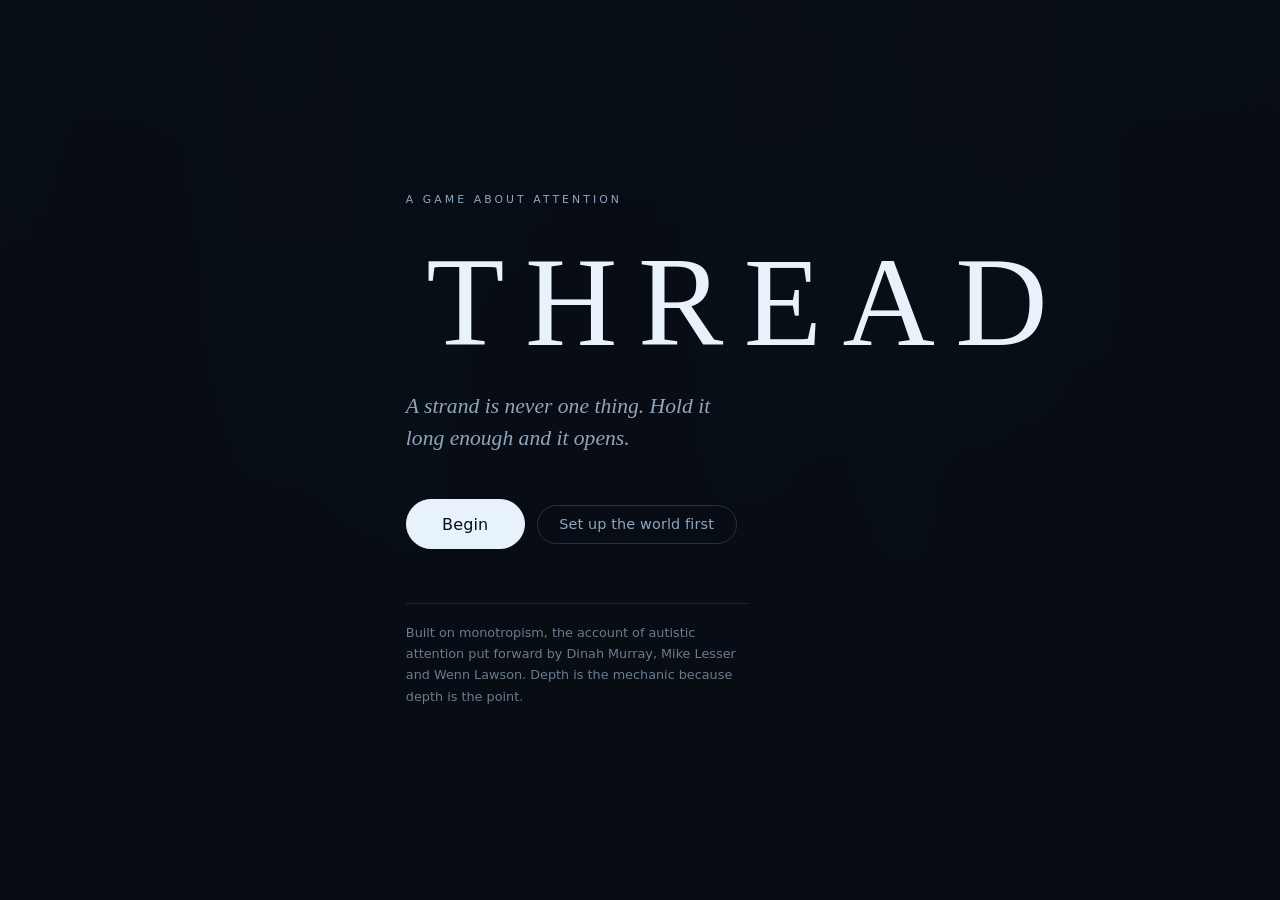
<file: index.html>
<!doctype html>
<html lang="en">
<head>
<meta charset="utf-8">
<meta name="viewport" content="width=device-width, initial-scale=1, viewport-fit=cover">
<title>THREAD</title>
<meta name="description" content="A game about depth of attention, and what it costs to lose it.">
<link rel="stylesheet" href="css/style.css">
<link rel="icon" href="data:image/svg+xml,<svg xmlns='http://www.w3.org/2000/svg' viewBox='0 0 32 32'><text y='26' font-size='26'>🧵</text></svg>">
</head>
<body>

<div id="app">
  <canvas id="stage" aria-label="The weave. Use arrow keys to move between strands."></canvas>

  <!-- ------------------------------------------------------------ -->
  <!-- Heads up display                                              -->
  <!-- ------------------------------------------------------------ -->
  <div id="hud" hidden>
    <header class="hud-top">
      <div class="hud-level">
        <span class="hud-count" id="levelCount"></span>
        <h1 id="levelTitle"></h1>
        <p id="levelLine"></p>
      </div>

      <div class="hud-right">
        <div class="gauge" id="depthGauge" title="How deep you are">
          <span class="gauge-label">depth</span>
          <div class="ladder" id="ladder"></div>
          <span class="gauge-read" id="depthMetres">surface</span>
        </div>
        <div class="gauge" id="attnGauge" title="Attention. It comes back while you are deep.">
          <span class="gauge-label">attention</span>
          <div class="pips" id="pips"></div>
        </div>
        <button class="icon-btn" id="settingsBtn" aria-label="World settings">world</button>
      </div>
    </header>

    <div class="log" id="log" aria-hidden="true"></div>

    <div class="tools">
      <button class="tool" id="maskBtn" aria-pressed="false">
        <b>Mask</b><span>They leave you alone. It runs off the same attention.</span>
      </button>
      <button class="tool" id="stimBtn" aria-pressed="false">
        <b>Settle</b><span>Hold. Does nothing to the puzzle. Gives attention back.</span>
      </button>
    </div>

    <footer class="hud-bottom">
      <div class="keys">
        <span><b>hold</b> a bundle to go in</span>
        <span><b>click</b> a strand to tune it</span>
        <span><b>esc</b> to come up</span>
        <span><b>m</b> mask</span>
        <span><b>s</b> settle</span>
      </div>
      <div class="hud-bottom-right">
        <button class="icon-btn ghost" id="aboutBtn">about</button>
        <button class="icon-btn ghost" id="skipBtn">skip level</button>
      </div>
    </footer>
  </div>

  <!-- ------------------------------------------------------------ -->
  <!-- A fragment found in the weave                                 -->
  <!-- ------------------------------------------------------------ -->
  <div id="fragment" class="fragment" hidden><p id="fragmentText"></p></div>

  <!-- Teaching prompt. Waits for the player, never for a clock. -->
  <div id="teach" class="teach" hidden>
    <p id="teachText"></p>
    <button class="icon-btn ghost" id="teachSkip">I have got it</button>
  </div>

  <!-- ------------------------------------------------------------ -->
  <!-- About                                                         -->
  <!-- ------------------------------------------------------------ -->
  <section id="about" class="overlay" hidden>
    <div class="calib-inner">
      <h2>What this is built on</h2>
      <div id="aboutSources"></div>

      <h3 class="about-sub">The words you find in the weave</h3>
      <p class="calib-intro" id="voicesNote"></p>

      <h3 class="about-sub">What the game does and does not do</h3>
      <p class="calib-intro">
        This will not shorten anyone's waiting list or get a child the support they
        are owed. What it does is put a non-autistic player inside a system where
        depth is the strength and interruption is the cost, and make a game an
        autistic player can actually sit down with: no timer, no fail state,
        nothing missable, no sound unless you asked for it, and the whole world
        set to your terms before the first frame.
      </p>

      <div class="calib-actions"><button class="btn btn-big" id="aboutClose">Back</button></div>
    </div>
  </section>

  <!-- ------------------------------------------------------------ -->
  <!-- Interruption                                                  -->
  <!-- ------------------------------------------------------------ -->
  <div id="interrupt" class="card interrupt" hidden>
    <div class="interrupt-ring"><svg viewBox="0 0 44 44"><circle class="ring-bg" cx="22" cy="22" r="19"/><circle class="ring-fg" id="interruptRing" cx="22" cy="22" r="19"/></svg></div>
    <div class="interrupt-body">
      <p class="interrupt-warn" id="interruptWarn">Something is about to ask for you.</p>
      <p class="interrupt-text" id="interruptText"></p>
      <div class="interrupt-actions">
        <button class="btn" id="answerBtn">Answer</button>
        <button class="btn btn-quiet" id="refuseBtn">Hold it</button>
      </div>
      <p class="interrupt-note" id="interruptNote">Answering takes all of your depth. Holding it costs you something else.</p>
    </div>
  </div>

  <!-- ------------------------------------------------------------ -->
  <!-- Title                                                         -->
  <!-- ------------------------------------------------------------ -->
  <section id="title" class="overlay">
    <div class="title-inner">
      <p class="eyebrow">a game about attention</p>
      <h1 class="wordmark">THREAD</h1>
      <p class="strap">A strand is never one thing. Hold it long enough and it opens.</p>
      <div class="title-actions">
        <button class="btn btn-big" id="beginBtn">Begin</button>
        <button class="btn btn-quiet" id="calibrateBtn">Set up the world first</button>
      </div>
      <p class="credit">Built on monotropism, the account of autistic attention put
      forward by Dinah Murray, Mike Lesser and Wenn Lawson. Depth is the mechanic
      because depth is the point.</p>
    </div>
  </section>

  <!-- ------------------------------------------------------------ -->
  <!-- Calibration                                                   -->
  <!-- ------------------------------------------------------------ -->
  <section id="calibration" class="overlay" hidden>
    <div class="calib-inner">
      <h2>Before anything moves</h2>
      <p class="calib-intro">Set the world to something you can be in. Nothing here is a
      concession and nothing is hidden in a menu. You can change any of it at any time.</p>

      <fieldset class="calib-group">
        <legend>The look of it</legend>
        <div class="choices" id="paletteChoices"></div>
      </fieldset>

      <fieldset class="calib-group">
        <legend>Movement</legend>
        <div class="choices" role="radiogroup" id="motionChoices">
          <button class="choice" data-v="1"><b>Full</b><span>Strands drift and breathe.</span></button>
          <button class="choice" data-v="0.5"><b>Reduced</b><span>Slower, smaller movement.</span></button>
          <button class="choice" data-v="0"><b>Still</b><span>Nothing moves on its own.</span></button>
        </div>
      </fieldset>

      <fieldset class="calib-group">
        <legend>Glow</legend>
        <div class="choices" role="radiogroup" id="glowChoices">
          <button class="choice" data-v="1"><b>On</b><span>Light bleeds around bright things.</span></button>
          <button class="choice" data-v="0.4"><b>Low</b><span>A hint of it.</span></button>
          <button class="choice" data-v="0"><b>Off</b><span>Flat colour, hard edges.</span></button>
        </div>
      </fieldset>

      <fieldset class="calib-group">
        <legend>Sound</legend>
        <div class="choices" role="radiogroup" id="soundChoices">
          <button class="choice" data-v="0"><b>Silent</b><span>The default. Nothing will play.</span></button>
          <button class="choice" data-v="1"><b>On</b><span>Low tones, no sudden sounds ever.</span></button>
        </div>
      </fieldset>

      <fieldset class="calib-group">
        <legend>Peripheral softening</legend>
        <div class="choices" role="radiogroup" id="lensChoices">
          <button class="choice" data-v="1"><b>On</b><span>Sight is clear where you are looking.</span></button>
          <button class="choice" data-v="0"><b>Off</b><span>The whole weave stays sharp.</span></button>
        </div>
      </fieldset>

      <fieldset class="calib-group">
        <legend>Being interrupted</legend>
        <div class="choices" role="radiogroup" id="interruptChoices">
          <button class="choice" data-v="ask"><b>As written</b><span>Some levels interrupt you. You are always warned first.</span></button>
          <button class="choice" data-v="off"><b>Never</b><span>No one will ask for you. Puzzles only.</span></button>
        </div>
      </fieldset>

      <div class="calib-actions">
        <button class="btn btn-big" id="calibDone">Into the weave</button>
      </div>
    </div>
  </section>

  <!-- ------------------------------------------------------------ -->
  <!-- Reflection                                                    -->
  <!-- ------------------------------------------------------------ -->
  <section id="reflection" class="overlay" hidden>
    <div class="reflect-inner">
      <p class="eyebrow" id="reflectEyebrow">it carries</p>
      <h2 id="reflectTitle"></h2>
      <div class="reflect-grid" id="reflectGrid"></div>
      <p class="reflect-note" id="reflectNote"></p>
      <div class="calib-actions">
        <button class="btn btn-big" id="nextBtn">Next</button>
        <button class="btn btn-quiet" id="replayBtn">Again</button>
      </div>
    </div>
  </section>

  <!-- ------------------------------------------------------------ -->
  <!-- Settings drawer                                               -->
  <!-- ------------------------------------------------------------ -->
  <aside id="drawer" class="drawer" hidden>
    <h3>World</h3>
    <div id="drawerBody"></div>
    <button class="btn btn-quiet" id="drawerClose">Close</button>
  </aside>

  <p id="live" class="sr-only" aria-live="polite"></p>
</div>

<script type="module" src="js/main.js"></script>
</body>
</html>
</file>
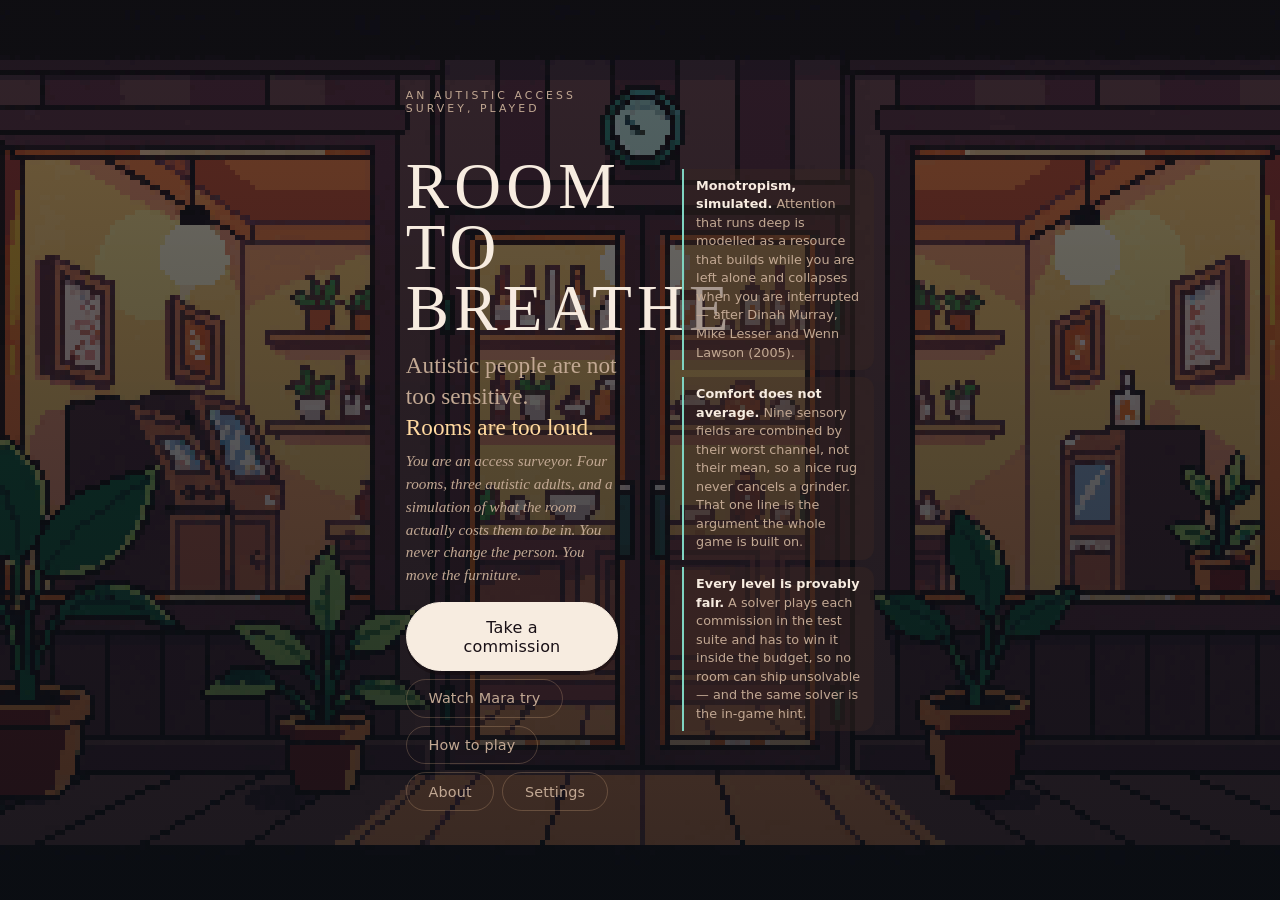
<file: room.html>
<!doctype html>
<html lang="en">
<head>
<meta charset="utf-8">
<meta name="viewport" content="width=device-width, initial-scale=1, viewport-fit=cover">
<title>Room to Breathe</title>
<meta name="description" content="A game about rooms, and who they are built for.">
<link rel="stylesheet" href="css/style.css">
<link rel="stylesheet" href="css/room.css">
<link rel="icon" href="data:image/svg+xml,<svg xmlns='http://www.w3.org/2000/svg' viewBox='0 0 32 32'><text y='26' font-size='26'>🚪</text></svg>">
</head>
<body>
<div id="app">
  <canvas id="stage" aria-label="Room plan. Drag objects to move them."></canvas>
  <canvas id="stage3d" hidden aria-label="The room in three dimensions."></canvas>
  <div id="grade" class="grade" hidden></div>
  <!-- Keeps the pale interface readable over a bright, warm room. -->
  <div id="scrim" class="scrim" hidden></div>

  <!-- ------------------------------------------------------------ -->
  <!-- In-game interface                                             -->
  <!-- ------------------------------------------------------------ -->
  <div class="viewswitch" id="viewswitch" hidden>
    <button class="vbtn on" id="viewPlan">Plan</button>
    <button class="vbtn" id="viewRoom">Look</button>
    <button class="vbtn" id="viewWalk">Replay</button>
    <button class="vbtn" id="viewFree">Walk</button>
    <button class="vbtn" id="viewService" hidden>Play</button>
  </div>

  <header class="hud-top room-top" id="gamehud" hidden>
    <div class="hud-level">
      <span class="hud-count" id="roomCount"></span>
      <h1 id="roomTitle"></h1>
      <div class="ptabs" id="personTabs"></div>
      <p class="person-blurb" id="personBlurb"></p>
    </div>
    <div class="hud-right">
      <div class="gauge">
        <span class="gauge-label">goodwill</span>
        <span class="gauge-read" id="budgetRead">–</span>
      </div>
      <button class="icon-btn" id="soundBtn">sound off</button>
      <button class="icon-btn" id="exitBtn">board</button>
    </div>
  </header>

  <!-- Live state of whoever is walking -->
  <div class="meters" id="meters" hidden>
    <span class="m-name" id="mName"></span>
    <!-- Two bars in one track: what it is costing, and what they look like.
         Masking is the gap between them. -->
    <div class="m-bar"><i>what it is costing</i>
      <div class="m-track"><div class="m-ghost" id="mShown"></div><div class="m-fill" id="mReserve"></div></div>
    </div>
    <div class="m-bar"><i>absorption</i><div class="m-track"><div class="m-fill teal" id="mAbsorb"></div></div></div>
    <span class="m-chip" id="mMask" hidden><span id="mMaskText">holding it together</span></span>
  </div>

  <div class="interrupt3d" id="interrupt3d" hidden>
    <p id="interrupt3dText"></p>
    <p class="i3d-note" id="interrupt3dNote"></p>
  </div>

  <div class="walkbar" id="walkbar" hidden>
    <div class="walkbar-track"><div class="walkbar-fill" id="walkFill"></div></div>
    <p id="walkNote"></p>
  </div>

  <section class="verdict" id="verdict" hidden>
    <p class="verdict-head" id="verdictHead"></p>
    <p class="verdict-detail" id="verdictDetail"></p>
    <button class="verdict-toggle" id="verdictToggle" aria-expanded="false">why?</button>
  </section>

  <button class="btn signoff" id="signoffBtn" hidden>Sign it off</button>
  <button class="btn btn-quiet hintbtn" id="hintBtn" hidden>Where do I start?</button>
  <div class="hintcard" id="hintCard" hidden>
    <p id="hintText"></p>
    <div class="hint-actions">
      <button class="btn btn-quiet" id="hintDo">Do it for me</button>
      <button class="btn btn-quiet" id="hintClose">I will try</button>
    </div>
  </div>

  <!-- The Quiet Service -->
  <div class="svc" id="svc" hidden>
    <div class="svc-orders" id="svcOrders"></div>
    <div class="svc-flow">
      <i id="svcFlowLabel">flow</i>
      <div class="m-track"><div class="m-fill teal" id="svcFlow"></div></div>
      <span id="svcFlowNote"></span>
    </div>
  </div>
  <div class="svc-action" id="svcAction" hidden>
    <div class="svc-ring"><div class="svc-ring-fill" id="svcRing"></div></div>
    <p id="svcActionText"></p>
  </div>

  <!-- Where to go next. Works even when the target is behind you. -->
  <div class="wayfind" id="svcWay" hidden><p id="svcWayText"></p></div>

  <!-- What is in your hands. Empty means go and make something. -->
  <div class="carry" id="svcTray" hidden aria-label="What you are carrying">
    <span class="carry-label">carrying</span>
    <div class="carry-slots" id="svcTraySlots"></div>
  </div>

  <!-- Somebody says something when you hand their coffee across. -->
  <div class="say" id="svcSay" hidden><p id="svcSayText"></p></div>

  <div class="freehud" id="freehud" hidden>
    <p class="free-keys"><b>W A S D</b> move &nbsp;·&nbsp; <b>← →</b> or drag to look &nbsp;·&nbsp; <b>E</b> work</p>
    <p class="free-read" id="freeRead"></p>
  </div>

  <!-- What that last change did, per person. Without it the core verb of
       the game — drag a thing — has no response at all. -->
  <div class="delta" id="delta" hidden></div>

  <aside class="tray" id="tray" hidden aria-label="Things you can place"></aside>
  <nav class="layers" id="layers" hidden aria-label="Sensory layer"></nav>
  <p class="probe" id="probe"></p>

  <!-- ------------------------------------------------------------ -->
  <!-- Title                                                         -->
  <!-- ------------------------------------------------------------ -->
  <section id="title" class="overlay">
    <img id="titleBg" class="ovbg" alt="" hidden>
    <div class="title-inner">
      <p class="eyebrow">an autistic access survey, played</p>
      <h1 class="wordmark rtb">ROOM TO<br>BREATHE</h1>
      <!-- Say what it is. The old strapline made you dig for the point, and
           the point is the best thing about the game. -->
      <p class="thesis">Autistic people are not too sensitive.<br><b>Rooms are too loud.</b></p>
      <p class="strap">You are an access surveyor. Four rooms, three autistic
      adults, and a simulation of what the room actually costs them to be in.
      You never change the person. You move the furniture.</p>
      <div class="title-actions">
        <button class="btn btn-big" id="playBtn">Take a commission</button>
        <button class="btn btn-quiet" id="openingBtn">Watch Mara try</button>
        <button class="btn btn-quiet" id="helpBtn">How to play</button>
        <button class="btn btn-quiet" id="aboutBtn">About</button>
        <button class="btn btn-quiet" id="settingsBtn">Settings</button>
      </div>
      <ul class="claims">
        <li><b>Monotropism, simulated.</b> Attention that runs deep is modelled as
        a resource that builds while you are left alone and collapses when you are
        interrupted — after Dinah Murray, Mike Lesser and Wenn Lawson (2005).</li>
        <li><b>Comfort does not average.</b> Nine sensory fields are combined by
        their worst channel, not their mean, so a nice rug never cancels a grinder.
        That one line is the argument the whole game is built on.</li>
        <li><b>Every level is provably fair.</b> A solver plays each commission in
        the test suite and has to win it inside the budget, so no room can ship
        unsolvable — and the same solver is the in-game hint.</li>
      </ul>
    </div>
  </section>

  <!-- ------------------------------------------------------------ -->
  <!-- Before the cold open: what is about to happen, and how loud   -->
  <!-- ------------------------------------------------------------ -->
  <section id="warn" class="overlay" hidden>
    <div class="calib-inner narrow">
      <p class="eyebrow">before you go in</p>
      <h2>You are about to walk it as Mara.</h2>
      <p class="brief-text">For about a minute the picture and the sound will
      follow what the room is costing her — it tightens, it saturates, it hums,
      and being interrupted lands as a knock. None of it is scripted. Every
      value is read off the same simulation that decides whether she gets to
      the counter.</p>
      <p class="brief-text quiet">If that is not something you want today, the
      gentle version keeps the colour and drops the movement and the tone. You
      can change it any time in settings, and nothing in the rest of the game
      does this.</p>
      <div class="calib-actions">
        <button class="btn btn-big" id="warnGo">Walk it</button>
        <button class="btn btn-quiet" id="warnSoft">Walk it, gently</button>
        <button class="btn btn-quiet" id="warnBack">Not now</button>
      </div>
    </div>
  </section>

  <!-- ------------------------------------------------------------ -->
  <!-- The cold open                                                 -->
  <!-- ------------------------------------------------------------ -->
  <section id="opening" class="overlay" hidden>
    <div class="calib-inner">
      <p class="eyebrow">that was not a cutscene</p>
      <h2 id="openingHead">Mara did not reach the counter.</h2>
      <p class="brief-text" id="openingBody"></p>
      <div class="claims-inline" id="openingFacts"></div>
      <div class="calib-actions">
        <button class="btn btn-big" id="openingFix">Now change the room</button>
        <button class="btn btn-quiet" id="openingBack">Back to the title</button>
      </div>
    </div>
  </section>

  <!-- ------------------------------------------------------------ -->
  <!-- Commissions board                                             -->
  <!-- ------------------------------------------------------------ -->
  <section id="board" class="overlay" hidden>
    <div class="calib-inner">
      <h2>Commissions</h2>
      <!-- Shown only before the first job, so it frames the work once and
           then gets out of the way. -->
      <div class="interlude frame" id="boardFrame" hidden></div>
      <p class="calib-intro">Owners with rooms, rooms with problems. Finish one and
      word gets round. Your budget on each job is the owner’s goodwill — spend it well.</p>
      <div class="board-list" id="boardList"></div>
      <h3 class="about-sub" id="calmHead" hidden>Rooms you have finished</h3>
      <p class="calib-intro" id="calmNote" hidden>Nothing to do in these. No timer,
      no visitor to get through, nothing to fail. Just somewhere quiet that is
      quiet because you made it so.</p>
      <div class="board-list" id="calmList"></div>
      <div class="calib-actions"><button class="btn btn-quiet" id="boardBack">Back</button></div>
    </div>
  </section>

  <!-- ------------------------------------------------------------ -->
  <!-- Commission brief                                              -->
  <!-- ------------------------------------------------------------ -->
  <section id="brief" class="overlay" hidden>
    <img id="briefBg" class="ovbg" alt="" hidden>
    <div class="calib-inner">
      <p class="eyebrow" id="briefOwner"></p>
      <h2 id="briefTitle"></h2>
      <p class="epigraph" id="briefEpigraph"></p>
      <p class="brief-text" id="briefText"></p>
      <p class="stake" id="briefStake"></p>
      <div id="briefPeople"></div>
      <div id="briefRules"></div>
      <div class="calib-actions">
        <button class="btn btn-big" id="briefGo">Start the survey</button>
        <button class="btn btn-quiet" id="briefBack">Back</button>
      </div>
    </div>
  </section>

  <!-- ------------------------------------------------------------ -->
  <!-- Debrief                                                       -->
  <!-- ------------------------------------------------------------ -->
  <section id="debrief" class="overlay" hidden>
    <div class="reflect-inner">
      <p class="eyebrow">signed off</p>
      <h2 id="debriefTitle"></h2>
      <p class="stars" id="debriefStars"></p>
      <div class="reflect-grid" id="debriefGrid"></div>
      <div class="afterword" id="debriefAfterword"></div>
      <p class="reflect-note" id="debriefNote"></p>
      <div class="interlude" id="debriefInterlude" hidden></div>
      <div class="calib-actions">
        <button class="btn btn-big" id="debriefNext">Next commission</button>
        <button class="btn btn-quiet" id="debriefBoard">Board</button>
      </div>
    </div>
  </section>

  <!-- ------------------------------------------------------------ -->
  <!-- Ending                                                        -->
  <!-- ------------------------------------------------------------ -->
  <section id="svcDone" class="overlay" hidden>
    <div class="reflect-inner">
      <p class="eyebrow">the shift is done</p>
      <h2 id="svcDoneTitle"></h2>
      <div class="reflect-grid" id="svcGrid"></div>
      <p class="reflect-note" id="svcNote"></p>
      <p class="reflect-note svc-evidence" id="svcEvidence"></p>
      <div class="calib-actions">
        <button class="btn btn-big" id="svcAgain">Again</button>
        <button class="btn btn-quiet" id="svcBoard">Board</button>
      </div>
    </div>
  </section>

  <section id="ending" class="overlay" hidden>
    <div class="reflect-inner">
      <p class="eyebrow">the last signature</p>
      <h2>Three people, one morning, one room.</h2>
      <p class="reflect-note">Mara’s problem was never Ollie’s, and Ollie’s was never
      Jun’s, and the room never asked any of them to be different — because you
      changed the room instead. That is the whole argument of this game, and it is
      not a special measure. It is just what design is for.</p>
      <p class="reflect-note" id="endingStars"></p>
      <div class="interlude" id="endingCoda"></div>
      <p class="reflect-note">This game will not shorten a waiting list. It is an
      argument you can hold: attention that runs deep is not a fault to train out,
      and the cost of a bad room lands on whoever is quietest about it. If a doorway,
      a speaker, or a bank of fluorescent tube looks different to you now — it worked.</p>
      <div class="calib-actions"><button class="btn btn-big" id="endingBoard">Back to the board</button></div>
    </div>
  </section>

  <!-- ------------------------------------------------------------ -->
  <!-- How to play                                                   -->
  <!-- ------------------------------------------------------------ -->
  <section id="help" class="overlay" hidden>
    <div class="calib-inner">
      <h2>How to play</h2>
      <ol class="howto">
        <li><b>Read the brief.</b> Who is coming, and what the owner will not bend on.</li>
        <li><b>Survey the room.</b> The floor shows the load; the list on the right
        splits it into channels — noise, flicker, glare, crowding, retreat. Hover
        anywhere to read what is worst at that spot.</li>
        <li><b>Change the room.</b> Drag anything that moves. Buy from the tray and
        click where it goes. Delete removes a bought item and refunds it. The budget
        is the owner’s goodwill.</li>
        <li><b>Watch them walk it.</b> Look shows the visit from above; Walk it puts
        you at their eye height, on the exact route they took. Interruptions land
        where they landed. The bars show reserve and absorption as they go.</li>
        <li><b>Everyone must make it, and the owner’s rules must hold.</b> One person
        comfortable is not enough, and comfort does not average: one bad spot on the
        route is the visit.</li>
        <li><b>Stuck?</b> Press <b>Where do I start?</b> in Plan. It names who is
        stopped and what by, and suggests the single biggest improvement — or
        places it for you if you would rather just see it work.</li>
        <li><b>Walk yourself</b> lets you move through the room with <b>WASD</b>.
        There is deliberately nothing to cope with: no ear defenders, no
        push-through button. You feel where it is bad, then you go back and
        change the building. That is the only fix this game believes in.</li>
        <li><b>Sign it off.</b> Then the next room — and finished rooms stay open
        on the board to wander with nothing to do.</li>
      </ol>
      <div class="calib-actions"><button class="btn btn-quiet" id="helpBack">Back</button></div>
    </div>
  </section>

  <!-- ------------------------------------------------------------ -->
  <!-- About and resources                                           -->
  <!-- ------------------------------------------------------------ -->
  <section id="about" class="overlay" hidden>
    <div class="calib-inner">
      <h2>What this is built on</h2>
      <div id="aboutSources"></div>

      <h3 class="about-sub">The people in it</h3>
      <p class="calib-intro">Mara, Ollie and Jun are written characters, informed by
      the sources above. They are fiction clearly framed as fiction: nobody is quoted,
      nobody is a diagnosis, and none of their lines are testimony. The slot for real
      statements from autistic people, collected with a charity partner and credited,
      remains built and remains empty until they are real.</p>

      <h3 class="about-sub">What the game does and does not do</h3>
      <p class="calib-intro">It will not shorten anyone’s waiting list. What it does is
      put the person who arranges rooms inside a model where depth of attention is the
      strength, interruption is the cost, and the environment — never the person —
      is the thing that changes. It is also a game an autistic player can actually sit
      with: no timers, no fail state, nothing missable, no sound.</p>

      <h3 class="about-sub">Places to learn more</h3>
      <p class="calib-intro">Independent organisations, not affiliated with this game
      and not endorsing it.</p>
      <ul class="resources">
        <li><b>Monotropism</b> — monotropism.org, the theory community, including
        writing by and for autistic people.</li>
        <li><b>Autistic Self Advocacy Network</b> — autisticadvocacy.org. Nothing
        about us without us.</li>
        <li><b>National Autistic Society</b> — autism.org.uk, including practical
        guidance on sensory-friendly environments.</li>
        <li><b>AASPIRE</b> — aaspire.org, healthcare access research done in
        partnership with autistic adults.</li>
      </ul>
      <div class="calib-actions"><button class="btn btn-quiet" id="aboutBack">Back</button></div>
    </div>
  </section>

  <!-- ------------------------------------------------------------ -->
  <!-- Settings                                                      -->
  <!-- ------------------------------------------------------------ -->
  <section id="settings" class="overlay" hidden>
    <div class="calib-inner">
      <h2>Settings</h2>
      <fieldset class="calib-group">
        <legend>Finish</legend>
        <div class="choices" role="radiogroup" id="styleChoices">
          <button class="choice" data-v="pixel"><b>Pixel</b><span>270 lines and ordered dither. The default, and the look the game is built for.</span></button>
          <button class="choice" data-v="crisp"><b>Smooth</b><span>Full resolution, clean edges, no dither.</span></button>
        </div>
      </fieldset>
      <fieldset class="calib-group">
        <legend>Motion</legend>
        <div class="choices" role="radiogroup" id="motionChoices">
          <button class="choice" data-v="on"><b>Walking loop</b><span>The visitor walks the room on repeat in Look.</span></button>
          <button class="choice" data-v="off"><b>Still</b><span>Nothing moves unless you press Walk it.</span></button>
        </div>
      </fieldset>
      <fieldset class="calib-group">
        <legend>How hard the replay hits</legend>
        <div class="choices" role="radiogroup" id="overloadChoices">
          <button class="choice" data-v="full"><b>Full</b><span>The picture and the sound follow the load: it tightens, it hums, interruptions land as a knock.</span></button>
          <button class="choice" data-v="gentle"><b>Gentle</b><span>Keeps the colour and the closing vignette. No movement, no tone.</span></button>
          <button class="choice" data-v="off"><b>Off</b><span>The replay looks the same all the way through. The numbers still say what they say.</span></button>
        </div>
      </fieldset>
      <fieldset class="calib-group">
        <legend>Text</legend>
        <div class="choices" role="radiogroup" id="textChoices">
          <button class="choice" data-v="normal"><b>Normal</b><span>As designed.</span></button>
          <button class="choice" data-v="large"><b>Larger</b><span>Everything up a step.</span></button>
        </div>
      </fieldset>
      <div class="calib-actions"><button class="btn btn-quiet" id="settingsBack">Back</button></div>
    </div>
  </section>

  <p id="live" class="sr-only" aria-live="polite"></p>
</div>
<script type="module" src="js/room-main.js"></script>
</body>
</html>
</file>
<file: css/style.css>
/* ==================================================================
   THREAD
   The interface stays out of the way of the weave. Everything here is
   either information you need continuously or a decision you are being
   asked to make right now. Nothing decorative sits on top of the canvas.
   ================================================================== */

:root {
  --bg: #080d14;
  --bg-glow: #0f1c2b;
  --ink: #e8f2fb;
  --ink-soft: #8fa6bd;
  --surface: rgba(14, 26, 40, 0.86);
  --edge: rgba(150, 196, 235, 0.20);
  --accent: #7fd4c1;

  --sans: ui-sans-serif, system-ui, -apple-system, 'Segoe UI', Roboto, sans-serif;
  --serif: 'Iowan Old Style', 'Palatino Linotype', Palatino, Charter, Georgia, serif;

  --step: 8px;
  --r-sm: 8px;
  --r-md: 14px;
  --r-lg: 22px;

  --t-fast: 160ms;
  --t-mid: 320ms;
  --t-slow: 620ms;
  --ease: cubic-bezier(0.22, 1, 0.36, 1);
}

* { box-sizing: border-box; }

/* Layout classes below set display, so hidden has to outrank them. */
[hidden] { display: none !important; }

html, body {
  margin: 0;
  height: 100%;
  overflow: hidden;
  background: var(--bg);
  color: var(--ink);
  font-family: var(--sans);
  -webkit-font-smoothing: antialiased;
  overscroll-behavior: none;
}

body { transition: background var(--t-slow) var(--ease); }

#app { position: fixed; inset: 0; }

#stage {
  position: absolute;
  inset: 0;
  width: 100%;
  height: 100%;
  display: block;
  touch-action: none;
  cursor: crosshair;
}

.sr-only {
  position: absolute; width: 1px; height: 1px;
  padding: 0; margin: -1px; overflow: hidden;
  clip: rect(0 0 0 0); white-space: nowrap; border: 0;
}

/* ------------------------------------------------------------------
   Buttons
   ------------------------------------------------------------------ */

.btn {
  font: inherit;
  font-size: 0.9rem;
  font-weight: 500;
  letter-spacing: 0.01em;
  color: var(--bg);
  background: var(--ink);
  border: 1px solid var(--ink);
  padding: 0.72em 1.5em;
  border-radius: 100px;
  cursor: pointer;
  transition: transform var(--t-fast) var(--ease),
              opacity var(--t-fast) var(--ease),
              background var(--t-fast) var(--ease);
}
.btn:hover { transform: translateY(-1px); }
.btn:active { transform: translateY(0); }
.btn:focus-visible { outline: 2px solid var(--accent); outline-offset: 3px; }

.btn-big { font-size: 1rem; padding: 0.9em 2.2em; }

.btn-quiet {
  background: transparent;
  color: var(--ink-soft);
  border-color: var(--edge);
}
.btn-quiet:hover { color: var(--ink); border-color: var(--ink-soft); }

.icon-btn {
  font: inherit;
  font-size: 0.72rem;
  letter-spacing: 0.14em;
  text-transform: uppercase;
  color: var(--ink-soft);
  background: transparent;
  border: 1px solid var(--edge);
  border-radius: 100px;
  padding: 0.5em 1em;
  cursor: pointer;
  transition: color var(--t-fast), border-color var(--t-fast);
}
.icon-btn:hover { color: var(--ink); border-color: var(--ink-soft); }
.icon-btn.ghost { border-color: transparent; }

/* ------------------------------------------------------------------
   Heads up display
   ------------------------------------------------------------------ */

#hud {
  position: absolute;
  inset: 0;
  pointer-events: none;
  padding: clamp(16px, 2.4vw, 32px);
  display: flex;
  flex-direction: column;
  justify-content: space-between;
}
#hud button { pointer-events: auto; }

.hud-top {
  display: flex;
  align-items: flex-start;
  justify-content: space-between;
  gap: 24px;
}

.hud-count {
  font-size: 0.68rem;
  letter-spacing: 0.22em;
  text-transform: uppercase;
  color: var(--ink-soft);
  opacity: 0.75;
}
.hud-level h1 {
  font-family: var(--serif);
  font-size: clamp(1.35rem, 2.4vw, 1.9rem);
  font-weight: 400;
  letter-spacing: -0.01em;
  margin: 0.2em 0 0.12em;
}
.hud-level p {
  font-family: var(--serif);
  font-style: italic;
  font-size: 0.94rem;
  color: var(--ink-soft);
  margin: 0;
  max-width: 34ch;
  line-height: 1.45;
}

.hud-right {
  display: flex;
  align-items: center;
  gap: 18px;
  flex-shrink: 0;
}

.gauge { text-align: right; }
.gauge-label {
  display: block;
  font-size: 0.6rem;
  letter-spacing: 0.2em;
  text-transform: uppercase;
  color: var(--ink-soft);
  opacity: 0.7;
  margin-bottom: 6px;
}

.ladder, .pips { display: flex; gap: 5px; justify-content: flex-end; }

.ladder i {
  display: block;
  width: 22px; height: 3px;
  border-radius: 2px;
  background: var(--edge);
  transition: background var(--t-mid) var(--ease), width var(--t-mid) var(--ease);
}
.ladder i.on { background: var(--ink); width: 30px; }

.pips i {
  display: block;
  width: 9px; height: 9px;
  border-radius: 50%;
  border: 1px solid var(--edge);
  transition: background var(--t-mid) var(--ease), border-color var(--t-mid);
}
.pips i.on { background: var(--accent); border-color: var(--accent); }
.pips i.part { background: linear-gradient(90deg, var(--accent) 50%, transparent 50%); }

.hud-bottom {
  display: flex;
  align-items: flex-end;
  justify-content: space-between;
  gap: 20px;
}
.keys {
  display: flex;
  flex-wrap: wrap;
  gap: 4px 20px;
  font-size: 0.76rem;
  color: var(--ink-soft);
  opacity: 0.6;
  transition: opacity var(--t-mid);
}
#hud:hover .keys { opacity: 0.9; }
.keys b { font-weight: 600; color: var(--ink); }

.log {
  position: absolute;
  left: clamp(16px, 2.4vw, 32px);
  /* Clears the composite meter, which the canvas draws near the bottom. */
  bottom: 168px;
  display: flex;
  flex-direction: column-reverse;
  gap: 6px;
  max-width: 44ch;
  pointer-events: none;
}
.log p {
  margin: 0;
  font-size: 0.86rem;
  line-height: 1.4;
  color: var(--ink-soft);
  background: var(--surface);
  border-left: 2px solid var(--edge);
  padding: 7px 12px;
  border-radius: 0 var(--r-sm) var(--r-sm) 0;
  animation: logIn var(--t-mid) var(--ease);
}
.log p.good { color: var(--accent); border-left-color: var(--accent); }
.log p.loss { border-left-color: #c98a6b; color: #e0b39c; }
.log p.fade { opacity: 0; transition: opacity var(--t-slow) linear; }

@keyframes logIn {
  from { opacity: 0; transform: translateX(-8px); }
  to { opacity: 1; transform: none; }
}

/* ------------------------------------------------------------------
   Mask and settle
   ------------------------------------------------------------------ */

.tools {
  position: absolute;
  left: clamp(16px, 2.4vw, 32px);
  top: 50%;
  transform: translateY(-50%);
  display: flex;
  flex-direction: column;
  gap: 10px;
  pointer-events: auto;
}

.tool {
  font: inherit;
  text-align: left;
  width: 186px;
  background: transparent;
  color: var(--ink);
  border: 1px solid var(--edge);
  border-radius: var(--r-md);
  padding: 11px 13px;
  cursor: pointer;
  opacity: 0.5;
  transition: opacity var(--t-mid), border-color var(--t-fast),
              background var(--t-fast), transform var(--t-fast) var(--ease);
}
#hud:hover .tool { opacity: 1; }
.tool:hover { border-color: var(--ink-soft); transform: translateX(2px); }
.tool:focus-visible { outline: 2px solid var(--accent); outline-offset: 2px; opacity: 1; }
.tool.on {
  opacity: 1;
  border-color: var(--accent);
  background: color-mix(in srgb, var(--accent) 14%, transparent);
}
.tool b { display: block; font-size: 0.88rem; font-weight: 600; margin-bottom: 3px; }
.tool span { display: block; font-size: 0.72rem; line-height: 1.4; color: var(--ink-soft); }

/* ------------------------------------------------------------------
   A fragment found in the weave
   ------------------------------------------------------------------ */

.fragment {
  position: absolute;
  left: 50%;
  top: clamp(96px, 16vh, 170px);
  transform: translateX(-50%);
  max-width: min(46ch, calc(100vw - 48px));
  pointer-events: none;
  animation: fragIn 900ms var(--ease);
}
.fragment.out { opacity: 0; transition: opacity 1.1s linear; }
.fragment p {
  margin: 0;
  font-family: var(--serif);
  font-style: italic;
  font-size: clamp(1.02rem, 2.1vw, 1.28rem);
  line-height: 1.55;
  text-align: center;
  color: var(--ink);
  text-shadow: 0 2px 18px var(--bg), 0 0 34px var(--bg);
}
@keyframes fragIn {
  from { opacity: 0; transform: translate(-50%, 10px); }
  to { opacity: 1; transform: translate(-50%, 0); }
}

.hud-bottom-right { display: flex; gap: 8px; }

.gauge-read {
  display: block;
  font-size: 0.68rem;
  font-variant-numeric: tabular-nums;
  letter-spacing: 0.08em;
  color: var(--ink-soft);
  margin-top: 5px;
}

/* ------------------------------------------------------------------
   Teaching prompt
   ------------------------------------------------------------------ */

.teach {
  position: absolute;
  left: 50%;
  transform: translateX(-50%);
  bottom: clamp(150px, 22vh, 230px);
  width: min(480px, calc(100vw - 40px));
  background: var(--surface);
  border: 1px solid var(--edge);
  border-left: 2px solid var(--accent);
  border-radius: var(--r-md);
  padding: 15px 18px;
  backdrop-filter: blur(14px);
  -webkit-backdrop-filter: blur(14px);
  pointer-events: auto;
  animation: teachIn var(--t-mid) var(--ease);
  z-index: 4;
}
.teach p {
  margin: 0 0 10px;
  font-size: 0.94rem;
  line-height: 1.55;
  color: var(--ink);
}
@keyframes teachIn {
  from { opacity: 0; transform: translate(-50%, 8px); }
  to { opacity: 1; transform: translate(-50%, 0); }
}

/* About ---------------------------------------------------------- */

.about-sub {
  font-family: var(--serif);
  font-size: 1.2rem;
  font-weight: 400;
  margin: clamp(26px, 5vh, 38px) 0 10px;
}
.source {
  border-left: 2px solid var(--edge);
  padding: 2px 0 2px 16px;
  margin-bottom: 18px;
}
.source b { display: block; font-size: 0.98rem; font-weight: 600; }
.source i {
  display: block;
  font-size: 0.82rem;
  color: var(--ink-soft);
  margin: 3px 0 7px;
}
.source p { margin: 0; font-size: 0.9rem; line-height: 1.6; color: var(--ink-soft); }

/* ------------------------------------------------------------------
   Interruption
   ------------------------------------------------------------------ */

.card {
  position: absolute;
  left: 50%;
  transform: translateX(-50%);
  background: var(--surface);
  border: 1px solid var(--edge);
  border-radius: var(--r-lg);
  backdrop-filter: blur(14px);
  -webkit-backdrop-filter: blur(14px);
}

.interrupt {
  bottom: clamp(90px, 12vh, 140px);
  width: min(560px, calc(100vw - 40px));
  padding: 20px 24px;
  display: flex;
  gap: 18px;
  align-items: flex-start;
  animation: cardIn var(--t-mid) var(--ease);
}
@keyframes cardIn {
  from { opacity: 0; transform: translate(-50%, 14px); }
  to { opacity: 1; transform: translate(-50%, 0); }
}

.interrupt.warning { opacity: 0.82; }
.interrupt.warning .interrupt-actions,
.interrupt.warning .interrupt-note { display: none; }
.interrupt:not(.warning) .interrupt-warn { display: none; }

.interrupt-ring { width: 44px; height: 44px; flex-shrink: 0; }
.interrupt-ring svg { width: 100%; height: 100%; transform: rotate(-90deg); }
.ring-bg { fill: none; stroke: var(--edge); stroke-width: 3; }
.ring-fg {
  fill: none; stroke: var(--ink); stroke-width: 3; stroke-linecap: round;
  stroke-dasharray: 119.4; stroke-dashoffset: 119.4;
  transition: stroke-dashoffset 120ms linear;
}

.interrupt-body { flex: 1; min-width: 0; }
.interrupt-warn {
  margin: 0;
  font-size: 0.78rem;
  letter-spacing: 0.14em;
  text-transform: uppercase;
  color: var(--ink-soft);
}
.interrupt-text {
  font-family: var(--serif);
  font-size: 1.08rem;
  line-height: 1.4;
  margin: 0 0 14px;
}
.interrupt-actions { display: flex; gap: 10px; flex-wrap: wrap; }
.interrupt-note {
  margin: 12px 0 0;
  font-size: 0.76rem;
  color: var(--ink-soft);
  opacity: 0.8;
}
#refuseBtn[disabled] { opacity: 0.35; cursor: not-allowed; }

/* ------------------------------------------------------------------
   Overlays
   ------------------------------------------------------------------ */

.overlay {
  position: absolute;
  inset: 0;
  background: color-mix(in srgb, var(--bg) 88%, transparent);
  backdrop-filter: blur(18px);
  -webkit-backdrop-filter: blur(18px);
  display: grid;
  place-items: center;
  padding: clamp(20px, 4vw, 56px);
  overflow-y: auto;
  animation: fadeIn var(--t-mid) var(--ease);
  z-index: 10;
}
@keyframes fadeIn { from { opacity: 0; } to { opacity: 1; } }

.title-inner { max-width: 46ch; text-align: left; }

.eyebrow {
  font-size: 0.68rem;
  letter-spacing: 0.28em;
  text-transform: uppercase;
  color: var(--ink-soft);
  margin: 0 0 clamp(20px, 4vh, 40px);
}

.wordmark {
  font-family: var(--serif);
  font-size: clamp(3.4rem, 13vw, 8rem);
  font-weight: 400;
  letter-spacing: 0.16em;
  line-height: 0.94;
  margin: 0;
  text-indent: 0.16em;
}

.strap {
  font-family: var(--serif);
  font-size: clamp(1.05rem, 2.2vw, 1.35rem);
  font-style: italic;
  line-height: 1.5;
  color: var(--ink-soft);
  margin: clamp(20px, 3vh, 32px) 0 clamp(28px, 5vh, 48px);
  max-width: 30ch;
}

.title-actions { display: flex; gap: 12px; flex-wrap: wrap; align-items: center; }

.credit {
  margin: clamp(32px, 6vh, 56px) 0 0;
  font-size: 0.8rem;
  line-height: 1.65;
  color: var(--ink-soft);
  opacity: 0.72;
  max-width: 42ch;
  border-top: 1px solid var(--edge);
  padding-top: 18px;
}

/* Calibration -------------------------------------------------- */

.calib-inner { max-width: 66ch; width: 100%; }
.calib-inner h2 {
  font-family: var(--serif);
  font-size: clamp(1.8rem, 4vw, 2.6rem);
  font-weight: 400;
  margin: 0 0 0.5em;
}
.calib-intro {
  font-size: 0.96rem;
  line-height: 1.65;
  color: var(--ink-soft);
  max-width: 54ch;
  margin: 0 0 clamp(28px, 5vh, 44px);
}

.calib-group { border: 0; padding: 0; margin: 0 0 clamp(22px, 4vh, 34px); }
.calib-group legend {
  font-size: 0.66rem;
  letter-spacing: 0.2em;
  text-transform: uppercase;
  color: var(--ink-soft);
  padding: 0;
  margin-bottom: 12px;
}

.choices { display: grid; grid-template-columns: repeat(auto-fit, minmax(168px, 1fr)); gap: 10px; }

.choice {
  font: inherit;
  text-align: left;
  background: transparent;
  color: var(--ink);
  border: 1px solid var(--edge);
  border-radius: var(--r-md);
  padding: 14px 16px;
  cursor: pointer;
  transition: border-color var(--t-fast), background var(--t-fast), transform var(--t-fast) var(--ease);
}
.choice:hover { border-color: var(--ink-soft); transform: translateY(-2px); }
.choice:focus-visible { outline: 2px solid var(--accent); outline-offset: 2px; }
.choice[aria-checked="true"] {
  border-color: var(--accent);
  background: color-mix(in srgb, var(--accent) 12%, transparent);
}
.choice b { display: block; font-weight: 600; font-size: 0.94rem; margin-bottom: 4px; }
.choice span { display: block; font-size: 0.8rem; line-height: 1.45; color: var(--ink-soft); }

.calib-actions { display: flex; gap: 12px; flex-wrap: wrap; margin-top: clamp(24px, 4vh, 36px); }

/* Reflection ---------------------------------------------------- */

.reflect-inner { max-width: 56ch; width: 100%; }
.reflect-inner h2 {
  font-family: var(--serif);
  font-size: clamp(1.9rem, 4.4vw, 2.8rem);
  font-weight: 400;
  margin: 0 0 clamp(24px, 4vh, 36px);
  line-height: 1.15;
}

/* Cells carry their own rules rather than showing a container colour through
   a gap, so a part-filled last row leaves empty space instead of a ghost tile. */
.reflect-grid {
  display: grid;
  grid-template-columns: repeat(auto-fit, minmax(140px, 1fr));
  border-top: 1px solid var(--edge);
  border-left: 1px solid var(--edge);
  border-radius: var(--r-md);
  overflow: hidden;
}
.reflect-grid div {
  padding: 16px 18px;
  border-right: 1px solid var(--edge);
  border-bottom: 1px solid var(--edge);
}
.reflect-grid dt {
  font-size: 0.64rem;
  letter-spacing: 0.18em;
  text-transform: uppercase;
  color: var(--ink-soft);
  margin-bottom: 8px;
}
.reflect-grid dd {
  margin: 0;
  font-family: var(--serif);
  font-size: 1.7rem;
  line-height: 1;
}
.reflect-grid dd small {
  font-family: var(--sans);
  font-size: 0.72rem;
  color: var(--ink-soft);
  margin-left: 4px;
}

.reflect-note {
  font-family: var(--serif);
  font-style: italic;
  font-size: 1.02rem;
  line-height: 1.6;
  color: var(--ink-soft);
  margin: clamp(22px, 4vh, 32px) 0 0;
  max-width: 46ch;
}

/* Drawer -------------------------------------------------------- */

.drawer {
  position: absolute;
  top: 0; right: 0; bottom: 0;
  width: min(340px, 88vw);
  background: var(--surface);
  backdrop-filter: blur(20px);
  -webkit-backdrop-filter: blur(20px);
  border-left: 1px solid var(--edge);
  padding: clamp(20px, 3vw, 30px);
  overflow-y: auto;
  z-index: 20;
  animation: slideIn var(--t-mid) var(--ease);
}
@keyframes slideIn { from { transform: translateX(100%); } to { transform: none; } }

.drawer h3 {
  font-family: var(--serif);
  font-size: 1.4rem;
  font-weight: 400;
  margin: 0 0 20px;
}
.drawer .calib-group { margin-bottom: 22px; }
.drawer .choices { grid-template-columns: 1fr; }
.drawer .choice { padding: 10px 13px; }
.drawer .choice span { display: none; }

/* ------------------------------------------------------------------
   Respecting the system, not only our own switch
   ------------------------------------------------------------------ */

@media (prefers-reduced-motion: reduce) {
  *, *::before, *::after {
    animation-duration: 0.001ms !important;
    animation-iteration-count: 1 !important;
    transition-duration: 0.001ms !important;
  }
}

@media (max-width: 720px) {
  .hud-level p { display: none; }
  .keys { display: none; }
  .hud-right { gap: 12px; }
  .interrupt { bottom: 76px; }
}

@media (max-width: 900px) {
  /* Tools move out of the way of a narrower weave. */
  .tools {
    top: auto;
    bottom: 62px;
    transform: none;
    flex-direction: row;
  }
  .tool { width: auto; flex: 1; opacity: 1; }
  .tool span { display: none; }
  .log { bottom: 220px; }
  /* Clear the tools row, which sits at 62px and is about 44px tall. */
  .interrupt { bottom: 124px; }
  .teach { bottom: 124px; }
}

/* Narrow phones: the header has to give way to the weave, not compete with it. */
@media (max-width: 480px) {
  #hud { padding: 12px; }
  .hud-top { align-items: center; gap: 10px; }
  .hud-level h1 { font-size: 1.05rem; margin: 2px 0 0; }
  .hud-count { font-size: 0.58rem; letter-spacing: 0.16em; }
  .gauge-label { display: none; }
  .ladder i { width: 14px; }
  .ladder i.on { width: 20px; }
  .pips i { width: 7px; height: 7px; }
  .icon-btn { padding: 0.42em 0.8em; font-size: 0.62rem; }
  .log { bottom: 150px; max-width: calc(100vw - 24px); }
  .log p { font-size: 0.8rem; }
  .interrupt { padding: 16px; gap: 12px; }
  .interrupt-text { font-size: 0.98rem; }
  .interrupt-ring { width: 32px; height: 32px; }
  .wordmark { letter-spacing: 0.1em; text-indent: 0.1em; }
}
</file>
<file: css/room.css>
/* Room prototype. Layered on top of the shared tokens in style.css. */

/* The 3D buffer is 216px tall and blown up. Nearest neighbour is the entire
   art direction, so every browser prefix stays in. */
.pixel {
  position: absolute;
  inset: 0;
  width: 100%;
  height: 100%;
  display: block;
  image-rendering: pixelated;
  image-rendering: crisp-edges;
  -ms-interpolation-mode: nearest-neighbor;
}

.viewswitch {
  position: absolute;
  top: clamp(14px, 2.2vw, 28px);
  left: 50%;
  transform: translateX(-50%);
  display: flex;
  gap: 2px;
  background: var(--surface);
  border: 1px solid var(--edge);
  border-radius: 100px;
  padding: 3px;
  z-index: 5;
}
.vbtn {
  font: inherit;
  font-size: 0.74rem;
  letter-spacing: 0.06em;
  color: var(--ink-soft);
  background: transparent;
  border: 0;
  border-radius: 100px;
  padding: 6px 16px;
  cursor: pointer;
  transition: color var(--t-fast), background var(--t-fast);
}
.vbtn:hover { color: var(--ink); }
.vbtn.on { color: var(--bg); background: var(--ink); font-weight: 600; }

.walkbar {
  position: absolute;
  left: 50%;
  transform: translateX(-50%);
  bottom: 42px;
  width: min(460px, calc(100vw - 40px));
  z-index: 5;
  pointer-events: none;
}
.walkbar-track {
  height: 3px;
  background: var(--edge);
  border-radius: 2px;
  overflow: hidden;
}
.walkbar-fill {
  height: 100%;
  width: 0;
  background: var(--ink);
  transition: background var(--t-fast);
}
.walkbar.bad .walkbar-fill { background: #ff6b5e; }
.walkbar p {
  margin: 8px 0 0;
  text-align: center;
  font-size: 0.8rem;
  color: var(--ink-soft);
}

.room-top {
  position: absolute;
  top: 0; left: 0; right: 0;
  padding: clamp(14px, 2.2vw, 28px);
  display: flex;
  align-items: flex-start;
  justify-content: space-between;
  gap: 20px;
  pointer-events: none;
}

/* ---------------------------------------------------------------- */
/* What happened to the visitor                                      */
/* ---------------------------------------------------------------- */

.verdict {
  position: absolute;
  left: 50%;
  transform: translateX(-50%);
  bottom: 96px;
  width: min(560px, calc(100vw - 40px));
  background: var(--surface);
  border: 1px solid var(--edge);
  border-left: 3px solid #ff6b5e;
  border-radius: var(--r-md);
  padding: 14px 18px;
  backdrop-filter: blur(14px);
  -webkit-backdrop-filter: blur(14px);
  pointer-events: none;
  transition: border-color var(--t-mid) var(--ease);
}
.verdict.ok { border-left-color: #6fd6a8; }

.verdict-head {
  margin: 0 0 5px;
  font-family: var(--serif);
  font-size: 1.06rem;
  line-height: 1.35;
  color: var(--ink);
}
.verdict-detail {
  margin: 0;
  font-size: 0.85rem;
  line-height: 1.55;
  color: var(--ink-soft);
}

/* ---------------------------------------------------------------- */
/* Tray                                                              */
/* ---------------------------------------------------------------- */

.tray {
  position: absolute;
  left: clamp(14px, 2.2vw, 28px);
  top: 50%;
  transform: translateY(-50%);
  display: flex;
  flex-direction: column;
  gap: 7px;
  width: 168px;
}

.tray-item {
  font: inherit;
  display: flex;
  align-items: baseline;
  justify-content: space-between;
  gap: 10px;
  text-align: left;
  background: var(--surface);
  color: var(--ink);
  border: 1px solid var(--edge);
  border-radius: var(--r-sm);
  padding: 9px 12px;
  cursor: pointer;
  transition: border-color var(--t-fast), transform var(--t-fast) var(--ease),
              background var(--t-fast);
}
.tray-item:hover:not([disabled]) { border-color: var(--ink-soft); transform: translateX(2px); }
.tray-item.picked {
  border-color: var(--accent);
  background: color-mix(in srgb, var(--accent) 16%, var(--surface));
}
.tray-item[disabled] { opacity: 0.32; cursor: not-allowed; }
.tray-item b { font-weight: 600; font-size: 0.84rem; }
.tray-item span {
  font-size: 0.7rem;
  color: var(--ink-soft);
  font-variant-numeric: tabular-nums;
}

/* ---------------------------------------------------------------- */
/* Layer switcher                                                    */
/* ---------------------------------------------------------------- */

.layers {
  position: absolute;
  right: clamp(14px, 2.2vw, 28px);
  top: 50%;
  transform: translateY(-50%);
  display: flex;
  flex-direction: column;
  gap: 4px;
}
.layer {
  font: inherit;
  font-size: 0.72rem;
  letter-spacing: 0.06em;
  text-align: right;
  background: transparent;
  color: var(--ink-soft);
  border: 0;
  border-right: 2px solid transparent;
  padding: 5px 10px 5px 14px;
  cursor: pointer;
  transition: color var(--t-fast), border-color var(--t-fast);
}
.layer:hover { color: var(--ink); }
.layer.on { color: var(--ink); border-right-color: var(--accent); font-weight: 600; }

/* ---------------------------------------------------------------- */

.probe {
  position: absolute;
  left: 50%;
  transform: translateX(-50%);
  bottom: 52px;
  margin: 0;
  font-size: 0.78rem;
  letter-spacing: 0.03em;
  color: var(--ink-soft);
  pointer-events: none;
  min-height: 1.2em;
}

@media (max-width: 860px) {
  .tray {
    top: auto; bottom: 12px; left: 12px; right: 12px;
    transform: none;
    flex-direction: row;
    width: auto;
    overflow-x: auto;
  }
  .tray-item { flex: 0 0 auto; }
  /* Anchored only on the right, the row ran off the left edge and took
     "everything" and "noise" — the two you need most — with it. */
  .layers {
    top: auto; bottom: 74px; left: 12px; right: 12px;
    transform: none;
    flex-direction: row;
    flex-wrap: wrap;
    justify-content: center;
    gap: 2px 4px;
  }
  .layer { border-right: 0; border-bottom: 2px solid transparent; }
  .layer.on { border-bottom-color: var(--accent); }
  .verdict { bottom: 140px; }
  .probe { bottom: 118px; }
  .room-top p { display: none; }
  /* The view switcher is centred across the top; below this width the level
     name and the goodwill gauge cannot share that line with it. */
  .room-top { padding-top: 58px; }
}

/* ---------------------------------------------------------------- */
/* Who is walking                                                    */
/* ---------------------------------------------------------------- */

.person {
  margin: 10px 0 0;
  max-width: 34ch;
  pointer-events: none;
}
.person b {
  display: block;
  font-family: var(--serif);
  font-size: 1rem;
  font-weight: 400;
  color: var(--ink);
}
.person span {
  display: block;
  font-size: 0.78rem;
  line-height: 1.5;
  color: var(--ink-soft);
  margin-top: 2px;
}

/* An interruption, surfaced at the moment it happened on the walk. */
.interrupt3d {
  position: absolute;
  left: 50%;
  transform: translateX(-50%);
  top: 96px;
  width: min(440px, calc(100vw - 40px));
  background: var(--surface);
  border: 1px solid var(--edge);
  border-left: 3px solid #e2a04a;
  border-radius: var(--r-md);
  padding: 13px 17px;
  backdrop-filter: blur(14px);
  -webkit-backdrop-filter: blur(14px);
  pointer-events: none;
  z-index: 6;
}
.interrupt3d p {
  margin: 0;
  font-family: var(--serif);
  font-size: 1rem;
  line-height: 1.4;
  color: var(--ink);
}
.interrupt3d .i3d-note {
  font-family: var(--sans);
  font-size: 0.76rem;
  color: var(--ink-soft);
  margin-top: 6px;
}

/* ================================================================== */
/* Campaign surfaces                                                   */
/* ================================================================== */

/* The 3D canvas: layout always, pixelation only when asked for. */
#stage3d {
  position: absolute;
  inset: 0;
  width: 100%;
  height: 100%;
  display: block;
}
#stage3d.pixelated {
  image-rendering: pixelated;
  image-rendering: crisp-edges;
}

.wordmark.rtb {
  font-size: clamp(2.6rem, 9vw, 6rem);
  letter-spacing: 0.08em;
  line-height: 1.02;
  text-indent: 0;
}

/* Person tabs ---------------------------------------------------- */

.ptabs { display: flex; gap: 6px; margin-top: 8px; pointer-events: auto; }
.ptab {
  font: inherit;
  font-size: 0.78rem;
  font-weight: 600;
  color: var(--ink-soft);
  background: var(--surface);
  border: 1px solid var(--edge);
  border-radius: 100px;
  padding: 4px 13px;
  cursor: pointer;
  transition: color var(--t-fast), border-color var(--t-fast);
}
.ptab:hover { color: var(--ink); }
.ptab.on { color: var(--ink); border-color: var(--ink); }
.ptab.good::after { content: ' ✓'; color: #6fd6a8; }

.person-blurb {
  margin: 8px 0 0;
  max-width: 34ch;
  font-size: 0.78rem;
  line-height: 1.5;
  color: var(--ink-soft);
  pointer-events: none;
}

/* Meters --------------------------------------------------------- */

.meters {
  position: absolute;
  top: clamp(64px, 10vh, 92px);
  right: clamp(14px, 2.2vw, 28px);
  width: 200px;
  background: var(--surface);
  border: 1px solid var(--edge);
  border-radius: var(--r-md);
  padding: 12px 14px;
  backdrop-filter: blur(12px);
  -webkit-backdrop-filter: blur(12px);
  pointer-events: none;
  z-index: 5;
}
.m-name {
  display: block;
  font-family: var(--serif);
  font-size: 0.95rem;
  margin-bottom: 8px;
  color: var(--ink);
}
.m-bar i {
  display: block;
  font-style: normal;
  font-size: 0.6rem;
  letter-spacing: 0.14em;
  text-transform: uppercase;
  color: var(--ink-soft);
  margin: 6px 0 3px;
}
.m-track {
  height: 5px;
  background: var(--edge);
  border-radius: 3px;
  overflow: hidden;
}
.m-fill {
  height: 100%;
  width: 100%;
  background: var(--ink);
  transition: width 120ms linear;
}
.m-fill.teal { background: var(--accent); }
.m-chip {
  display: inline-block;
  margin-top: 9px;
  font-size: 0.66rem;
  letter-spacing: 0.08em;
  color: #e2a04a;
  border: 1px solid #e2a04a55;
  border-radius: 100px;
  padding: 2px 9px;
}

/* Sign off -------------------------------------------------------- */

.signoff {
  position: absolute;
  right: clamp(14px, 2.2vw, 28px);
  bottom: clamp(16px, 3vh, 30px);
  z-index: 6;
  box-shadow: 0 6px 24px rgba(0,0,0,0.35);
}

/* Board ----------------------------------------------------------- */

.board-list { display: flex; flex-direction: column; gap: 10px; }
.job {
  font: inherit;
  display: grid;
  grid-template-columns: 1fr auto;
  grid-template-areas: "title stars" "who stars";
  text-align: left;
  gap: 2px 16px;
  background: var(--surface);
  color: var(--ink);
  border: 1px solid var(--edge);
  border-radius: var(--r-md);
  padding: 14px 18px;
  cursor: pointer;
  transition: border-color var(--t-fast), transform var(--t-fast) var(--ease);
}
.job:hover:not(.locked) { border-color: var(--ink-soft); transform: translateX(3px); }
.job.locked { opacity: 0.4; cursor: not-allowed; }
.job-title { grid-area: title; font-family: var(--serif); font-size: 1.1rem; }
.job-who { grid-area: who; font-size: 0.76rem; color: var(--ink-soft); }
.job-stars { grid-area: stars; align-self: center; font-size: 0.9rem; color: #e2c04a; letter-spacing: 0.1em; }

/* Brief ----------------------------------------------------------- */

.brief-text {
  font-family: var(--serif);
  font-size: 1.05rem;
  line-height: 1.65;
  color: var(--ink);
  max-width: 56ch;
  margin: 0 0 clamp(20px, 4vh, 30px);
}
.cast {
  border-left: 2px solid var(--edge);
  padding: 4px 0 4px 16px;
  margin-bottom: 16px;
  max-width: 56ch;
}
.cast b { font-family: var(--serif); font-size: 1rem; font-weight: 400; }
.cast p { margin: 5px 0 0; font-size: 0.88rem; line-height: 1.6; color: var(--ink-soft); }
.cast .cast-mech { font-size: 0.78rem; opacity: 0.85; }
.rules {
  border: 1px solid var(--edge);
  border-left: 3px solid #e2a04a;
  border-radius: var(--r-sm);
  padding: 12px 16px;
  max-width: 56ch;
  margin-bottom: 8px;
}
.rules b { font-size: 0.72rem; letter-spacing: 0.14em; text-transform: uppercase; color: var(--ink-soft); }
.rules p { margin: 7px 0 0; font-size: 0.88rem; color: var(--ink); }

/* Debrief ---------------------------------------------------------- */

.stars { font-size: 1.5rem; color: #e2c04a; letter-spacing: 0.14em; margin: 0 0 18px; }
.debrief-person { padding: 14px 18px; }
.debrief-person dt {
  font-family: var(--serif);
  font-size: 1.05rem;
  margin-bottom: 8px;
}
.debrief-person dd {
  display: inline-block;
  margin: 0 18px 4px 0;
}
.debrief-person dd i {
  display: block;
  font-style: normal;
  font-size: 0.6rem;
  letter-spacing: 0.12em;
  text-transform: uppercase;
  color: var(--ink-soft);
}
.debrief-person dd b { font-family: var(--serif); font-size: 1.15rem; font-weight: 400; }

/* Verdict when it is the owner complaining ------------------------- */
.verdict.owner { border-left-color: #e2a04a; }

/* How to play + resources ------------------------------------------ */

.howto { padding-left: 1.2em; max-width: 58ch; }
.howto li { margin-bottom: 12px; font-size: 0.92rem; line-height: 1.6; color: var(--ink-soft); }
.howto li b { color: var(--ink); }

.resources { list-style: none; padding: 0; max-width: 56ch; }
.resources li {
  border-left: 2px solid var(--edge);
  padding: 4px 0 4px 16px;
  margin-bottom: 12px;
  font-size: 0.88rem;
  line-height: 1.6;
  color: var(--ink-soft);
}
.resources b { color: var(--ink); }

/* Larger text ------------------------------------------------------ */
html.text-large { font-size: 118%; }

/* ---------------------------------------------------------------- */
/* Atmosphere                                                        */
/* ---------------------------------------------------------------- */

/* Warm vignette over the 3D views. The reels get their cosiness from
   light falling off toward the edges; this is that, for free. */
.grade {
  position: absolute;
  inset: 0;
  pointer-events: none;
  z-index: 2;
  background:
    radial-gradient(ellipse at 50% 42%, transparent 62%, rgba(52, 30, 12, 0.26) 100%),
    linear-gradient(rgba(255, 206, 140, 0.06), rgba(38, 22, 10, 0.07));
}

/* Painted backdrops behind overlay text, when assets exist. */
.ovbg {
  position: absolute;
  inset: 0;
  width: 100%;
  height: 100%;
  object-fit: cover;
  z-index: 0;
  opacity: 0.5;
  /* The backdrops are 320x180 pixel art; scaled crisply they read as a
     style, scaled smoothly they read as a compression artefact. */
  image-rendering: pixelated;
  image-rendering: crisp-edges;
}
.overlay > :not(.ovbg) { position: relative; z-index: 1; }

/* A quiet gradient over the backdrop so text always beats the painting. */
.overlay::after {
  content: '';
  position: absolute;
  inset: 0;
  z-index: 0;
  pointer-events: none;
  background: linear-gradient(rgba(8, 13, 20, 0.18), rgba(8, 13, 20, 0.62));
}

/* ---------------------------------------------------------------- */
/* Hint                                                              */
/* ---------------------------------------------------------------- */

.hintbtn {
  position: absolute;
  left: clamp(14px, 2.2vw, 28px);
  bottom: clamp(16px, 3vh, 30px);
  z-index: 6;
}
.hintcard {
  position: absolute;
  left: 50%;
  transform: translateX(-50%);
  bottom: clamp(70px, 12vh, 120px);
  width: min(460px, calc(100vw - 40px));
  background: var(--surface);
  border: 1px solid var(--edge);
  border-left: 3px solid var(--accent);
  border-radius: var(--r-md);
  padding: 15px 18px;
  backdrop-filter: blur(14px);
  -webkit-backdrop-filter: blur(14px);
  z-index: 7;
}
.hintcard p {
  margin: 0 0 12px;
  font-size: 0.94rem;
  line-height: 1.55;
  color: var(--ink);
}
.hint-actions { display: flex; gap: 8px; flex-wrap: wrap; }

/* ---------------------------------------------------------------- */
/* Free walking                                                      */
/* ---------------------------------------------------------------- */

.freehud {
  position: absolute;
  left: 50%;
  transform: translateX(-50%);
  bottom: clamp(18px, 4vh, 40px);
  text-align: center;
  pointer-events: none;
  z-index: 5;
}
.free-keys {
  margin: 0;
  font-size: 0.74rem;
  letter-spacing: 0.04em;
  color: var(--ink-soft);
  opacity: 0.8;
}
.free-keys b { color: var(--ink); font-weight: 600; }
.free-read {
  margin: 7px 0 0;
  font-family: var(--serif);
  font-size: 1rem;
  color: var(--ink);
  min-height: 1.3em;
  text-shadow: 0 2px 14px rgba(0, 0, 0, 0.7);
}

/* The grade reacts to how loud it is where you are standing. */
.grade.load1 { background:
  radial-gradient(ellipse at 50% 40%, transparent 44%, rgba(60, 26, 8, 0.5) 100%),
  linear-gradient(rgba(255, 150, 70, 0.06), rgba(20, 12, 6, 0.16)); }
.grade.load2 { background:
  radial-gradient(ellipse at 50% 40%, transparent 32%, rgba(78, 20, 8, 0.62) 100%),
  linear-gradient(rgba(255, 110, 60, 0.10), rgba(24, 8, 4, 0.24)); }

/* Four views need a little more room than three. */
.viewswitch { max-width: calc(100vw - 24px); }
.vbtn { padding: 6px 13px; white-space: nowrap; }
@media (max-width: 560px) {
  .vbtn { padding: 6px 9px; font-size: 0.68rem; }
}

/* ---------------------------------------------------------------- */
/* The Quiet Service                                                 */
/* ---------------------------------------------------------------- */

.svc {
  position: absolute;
  top: clamp(64px, 10vh, 92px);
  right: clamp(14px, 2.2vw, 28px);
  width: 210px;
  background: var(--surface);
  border: 1px solid var(--edge);
  border-radius: var(--r-md);
  padding: 13px 15px;
  backdrop-filter: blur(12px);
  -webkit-backdrop-filter: blur(12px);
  pointer-events: none;
  z-index: 5;
}
.svc-orders { display: flex; flex-direction: column; gap: 6px; margin-bottom: 12px; }
.svc-order {
  display: flex;
  align-items: baseline;
  justify-content: space-between;
  gap: 8px;
  font-size: 0.76rem;
  color: var(--ink-soft);
}
.svc-order b { color: var(--ink); font-weight: 500; }
.svc-order .steps { letter-spacing: 0.14em; font-size: 0.7rem; }
.svc-order .steps i { font-style: normal; opacity: 0.3; }
.svc-order .steps i.done { opacity: 1; color: var(--accent); }
.svc-flow i {
  display: block;
  font-style: normal;
  font-size: 0.6rem;
  letter-spacing: 0.14em;
  text-transform: uppercase;
  color: var(--ink-soft);
  margin-bottom: 4px;
}
.svc-flow span {
  display: block;
  margin-top: 6px;
  font-size: 0.68rem;
  color: var(--ink-soft);
  min-height: 1.1em;
}

/* The thing you are doing right now. */
.svc-action {
  position: absolute;
  left: 50%;
  transform: translateX(-50%);
  bottom: clamp(126px, 20vh, 190px);
  display: flex;
  align-items: center;
  gap: 14px;
  background: var(--surface);
  border: 1px solid var(--edge);
  border-radius: 100px;
  padding: 10px 20px 10px 12px;
  backdrop-filter: blur(12px);
  -webkit-backdrop-filter: blur(12px);
  pointer-events: none;
  z-index: 6;
}
.svc-action p {
  margin: 0;
  font-family: var(--serif);
  font-size: 1rem;
  color: var(--ink);
}
.svc-ring {
  width: 26px; height: 26px;
  border-radius: 50%;
  border: 2px solid var(--edge);
  overflow: hidden;
  position: relative;
  flex-shrink: 0;
}
.svc-ring-fill {
  position: absolute;
  left: 0; bottom: 0; right: 0;
  height: 0%;
  background: var(--accent);
  transition: height 80ms linear;
}

.svc-evidence {
  border-left: 2px solid var(--edge);
  padding-left: 14px;
  font-family: var(--sans);
  font-size: 0.82rem;
  font-style: normal;
}

/* ---------------------------------------------------------------- */
/* Legibility over a bright room                                     */
/* ---------------------------------------------------------------- */

/*
 * The interface is pale text designed for a near-black background, and the
 * cafe it now sits on is cream walls and a tan floor lit warm. On that,
 * "COMMISSION 1 OF 6" and the walking keys simply disappeared.
 *
 * Two layers fix it without tinting the room the player came to look at: a
 * gradient scrim down the top and bottom bands where the readouts live, and
 * a shadow on the text itself for whatever crosses the middle. Both only
 * apply while a room is on screen, so the menus keep their flat look.
 */
.scrim {
  position: absolute;
  inset: 0;
  pointer-events: none;
  /* Above the render and the colour grade, below every readout. Anything
     that carries words is lifted to 4 so the scrim never washes it out. */
  z-index: 2;
  background:
    /* Deeper in the two corners the level name and the buttons live in. */
    radial-gradient(ellipse 560px 300px at 0% 0%,
      rgba(6, 10, 16, 0.78) 0%, rgba(6, 10, 16, 0) 72%),
    radial-gradient(ellipse 420px 230px at 100% 0%,
      rgba(6, 10, 16, 0.72) 0%, rgba(6, 10, 16, 0) 72%),
    linear-gradient(to bottom,
      rgba(6, 10, 16, 0.68) 0,
      rgba(6, 10, 16, 0.34) 110px,
      rgba(6, 10, 16, 0) 230px),
    linear-gradient(to top,
      rgba(6, 10, 16, 0.72) 0,
      rgba(6, 10, 16, 0.36) 80px,
      rgba(6, 10, 16, 0) 185px);
}

body.ingame .hud-count,
body.ingame .hud-level h1,
body.ingame .hud-level p,
body.ingame .gauge-label,
body.ingame .gauge-read,
body.ingame .free-keys,
body.ingame .free-read,
body.ingame .probe,
body.ingame .layer,
body.ingame .m-bar i,
body.ingame .m-name,
body.ingame #walkNote {
  text-shadow:
    0 1px 2px rgba(4, 8, 12, 0.95),
    0 2px 10px rgba(4, 8, 12, 0.75);
}

/* Brighter than --ink-soft, which was tuned against near-black. */
body.ingame .hud-count { color: #dbe9f6; opacity: 1; }
body.ingame .hud-level h1 { color: #fbfdff; }
body.ingame .free-keys { color: #cfe0f0; opacity: 1; }
body.ingame .hud-level p { color: #c4d6e8; }
body.ingame .layer { color: #c2d6e8; }
body.ingame .layer.on { color: #ffffff; }

/* Buttons floating over the render need a body, not just an outline. */
body.ingame .icon-btn,
body.ingame .btn-quiet {
  background: rgba(10, 18, 28, 0.62);
  border-color: rgba(170, 210, 245, 0.34);
  color: #dceaf6;
  -webkit-backdrop-filter: blur(3px);
  backdrop-filter: blur(3px);
}
body.ingame .icon-btn:hover,
body.ingame .btn-quiet:hover {
  background: rgba(14, 26, 40, 0.85);
  border-color: rgba(190, 224, 250, 0.6);
}

/* Everything that carries words sits above the scrim. */
.room-top, .meters, .layers, .tray, .probe, .walkbar, .freehud,
.verdict, .svc, .svc-action, .hintcard, .hintbtn, .signoff {
  z-index: 4;
}

/* The order list is defined further down the file, so its narrow-window
   position has to be stated after it to win. */
@media (max-width: 860px) {
  .svc { top: 132px; width: 186px; }
}

/* The tray moves to the bottom in a narrow window and landed on top of the
   hint. Put the hint above it rather than under it. */
@media (max-width: 860px) {
  .hintbtn { bottom: 96px; }
  .hintcard { bottom: 140px; }
}

/* ---------------------------------------------------------------- */
/* The through-line                                                  */
/* ---------------------------------------------------------------- */

/*
 * The story is three registers and they need to look like three registers,
 * or the brief reads as one undifferentiated wall: an epigraph that states
 * the idea, the brief that gives the situation, and a stake that says what
 * is being argued. Interludes sit between commissions and are the only place
 * the game speaks in its own voice.
 */
.epigraph {
  margin: 0 0 14px;
  padding-left: 14px;
  border-left: 2px solid var(--accent, #7fd4c1);
  font-family: var(--serif);
  font-style: italic;
  font-size: 1.02rem;
  line-height: 1.5;
  color: #cfe0f0;
  max-width: 46ch;
}

.stake {
  margin: 12px 0 0;
  font-size: 0.82rem;
  letter-spacing: 0.02em;
  color: #9fd6c6;
  max-width: 52ch;
}

.interlude {
  margin: 20px 0 4px;
  padding: 16px 18px;
  border: 1px solid var(--edge);
  border-radius: var(--r-md);
  background: rgba(10, 18, 28, 0.5);
  max-width: 56ch;
}
.interlude p {
  margin: 0 0 0.85em;
  font-family: var(--serif);
  font-size: 0.97rem;
  line-height: 1.6;
  color: #dbe7f2;
}
.interlude p:last-child { margin-bottom: 0; }
.interlude.frame { margin-top: 4px; }

/* Sign-off sits bottom-right by default, which in a narrow window is on top
   of the tray. Lift it to the row above, next to the hint. */
@media (max-width: 860px) {
  .signoff { bottom: 96px; }
}

/* ---------------------------------------------------------------- */
/* What is in your hands                                             */
/* ---------------------------------------------------------------- */

/*
 * The tray sits low and centre, where your hands would be. Four slots,
 * always visible while you are working a shift, because the whole decision
 * the mode asks you to make — keep making, or go and deliver — is readable
 * from how full it is.
 */
.carry {
  position: absolute;
  left: 50%;
  transform: translateX(-50%);
  bottom: clamp(64px, 11vh, 96px);
  display: flex;
  flex-direction: column;
  align-items: center;
  gap: 6px;
  pointer-events: none;
  z-index: 4;
}
.carry-label {
  font-size: 0.56rem;
  letter-spacing: 0.24em;
  text-transform: uppercase;
  color: #cfe0f0;
  opacity: 0.75;
  text-shadow: 0 1px 3px rgba(4, 8, 12, 0.9);
}
.carry-slots { display: flex; gap: 7px; }
.carry-slot {
  width: 26px;
  height: 30px;
  border-radius: 4px;
  border: 1px solid rgba(170, 210, 245, 0.28);
  background: rgba(10, 18, 28, 0.55);
  display: grid;
  place-items: center;
  font-size: 0.9rem;
  line-height: 1;
  transition: transform var(--t-fast) var(--ease), border-color var(--t-fast);
}
.carry-slot.full {
  border-color: #ffc46b;
  background: rgba(58, 40, 18, 0.75);
  transform: translateY(-3px);
}

/* ---------------------------------------------------------------- */
/* Somebody saying something                                         */
/* ---------------------------------------------------------------- */

/*
 * A speech bubble, briefly, when you hand a coffee over. Nobody thanks the
 * room; they thank you for the coffee, which is the point — the survey
 * worked precisely to the extent that nothing about the visit was worth
 * remarking on.
 */
.say {
  position: absolute;
  left: 50%;
  transform: translateX(-50%);
  top: clamp(150px, 26vh, 240px);
  max-width: min(360px, calc(100vw - 48px));
  padding: 12px 18px;
  border-radius: 16px 16px 16px 4px;
  background: rgba(248, 244, 234, 0.95);
  border: 2px solid #2f2119;
  box-shadow: 0 6px 0 rgba(20, 12, 6, 0.35);
  pointer-events: none;
  z-index: 6;
  animation: say-pop var(--t-mid, 260ms) var(--ease, cubic-bezier(0.16, 1, 0.3, 1));
}
.say p {
  margin: 0;
  font-family: var(--serif);
  font-size: 1rem;
  line-height: 1.35;
  color: #2f2119;
  text-align: center;
}
@keyframes say-pop {
  from { opacity: 0; transform: translateX(-50%) translateY(6px) scale(0.94); }
  to   { opacity: 1; transform: translateX(-50%) translateY(0) scale(1); }
}
@media (prefers-reduced-motion: reduce) {
  .say { animation: none; }
}

/* ================================================================== */
/* Warm it up                                                         */
/* ================================================================== */

/*
 * The shared tokens were written for THREAD, which was a cold blue thing at
 * the bottom of the sea. This is a café on a Tuesday morning, and it was
 * inheriting the wrong mood entirely — slate blue chrome around a room full
 * of warm wood. Room to Breathe overrides the palette rather than editing
 * THREAD's, so the two can look like what they each are.
 *
 * Warm dark, not black: a plum-brown that the café's oranges and creams sit
 * inside instead of fighting. Rounder corners and heavier borders, because
 * the whole point of the reference art is that things look handled and soft
 * rather than engineered.
 */
:root {
  --bg: #191016;
  --bg-glow: #2b1d22;
  --ink: #f7ece0;
  --ink-soft: #c2a893;
  --surface: rgba(44, 30, 32, 0.90);
  --edge: rgba(255, 206, 156, 0.22);
  --accent: #7fd4c1;

  --r-sm: 12px;
  --r-md: 18px;
  --r-lg: 26px;
}

/* Panels get a soft body and a real edge instead of a hairline. */
.svc, .verdict, .interrupt3d, .hintcard, .meters {
  border-width: 2px;
  box-shadow: 0 6px 0 rgba(18, 10, 12, 0.30);
}

/* Buttons read as pressable objects. */
.btn, .icon-btn, .tray-item, .vbtn, .job {
  border-radius: 999px;
}
.tray-item, .job { border-radius: var(--r-md); }
.btn-big {
  box-shadow: 0 4px 0 rgba(18, 10, 12, 0.45);
  transition: transform var(--t-fast) var(--ease), box-shadow var(--t-fast);
}
.btn-big:active {
  transform: translateY(3px);
  box-shadow: 0 1px 0 rgba(18, 10, 12, 0.45);
}

/* The view switcher is the most-touched control in the game. */
.viewswitch {
  border-width: 2px;
  box-shadow: 0 4px 0 rgba(18, 10, 12, 0.32);
}
.vbtn.on { background: #ffd9a0; color: #2a1a14; }

/* Refuge teal and warm amber are the only two accents; everything else is
   wood, cream and shadow. */
.m-fill { background: #ffc46b; }
.m-fill.teal { background: #7fd4c1; }
.svc-order.ready b { color: #ffd9a0; }
.svc-order.ready .steps i.done { color: #ffd9a0; }
/* A drink that is made and on your tray is waiting on you, not on the bar. */
.svc-order.ready::after {
  content: '\2615';
  font-size: 0.8rem;
  line-height: 1;
}

/* Each of the cast, saying one thing, after the room is signed off. */
.afterword { margin: 14px 0 4px; display: flex; flex-direction: column; gap: 10px; }
.afterword-line {
  margin: 0;
  display: flex;
  flex-direction: column;
  gap: 3px;
  padding: 11px 15px;
  border-radius: var(--r-md);
  background: rgba(58, 40, 34, 0.55);
  border-left: 3px solid #ffc46b;
}
.afterword-line b {
  font-size: 0.66rem;
  letter-spacing: 0.18em;
  text-transform: uppercase;
  color: #ffd9a0;
  font-weight: 600;
}
.afterword-line span {
  font-family: var(--serif);
  font-size: 1rem;
  line-height: 1.45;
  color: #f2e6d8;
}

/* ---------------------------------------------------------------- */
/* Saying what it is, on the way in                                  */
/* ---------------------------------------------------------------- */

/*
 * The title screen used to be coy — "a game about rooms, and who they are
 * built for" — and you had to open the About page to learn the subject. The
 * subject is the strongest thing here. It goes first now, in the largest
 * type on the screen after the wordmark, phrased as the claim the game
 * actually makes rather than as a topic it is adjacent to.
 */
.thesis {
  margin: 18px 0 14px;
  font-family: var(--serif);
  font-size: clamp(1.15rem, 1rem + 1.4vw, 1.72rem);
  line-height: 1.32;
  color: var(--ink-soft);
  max-width: 22ch;
}
.thesis b {
  display: inline-block;
  color: #ffd9a0;
  font-weight: 400;
}

/* Three claims, each of which is checkable, rather than one paragraph of
   credit nobody reads. */
.claims {
  list-style: none;
  margin: 26px 0 0;
  padding: 0;
  display: grid;
  gap: 10px;
  max-width: 60ch;
}
.claims li {
  position: relative;
  padding: 10px 14px 10px 16px;
  border-left: 2px solid var(--accent);
  border-radius: 0 var(--r-sm) var(--r-sm) 0;
  background: rgba(58, 40, 34, 0.42);
  font-size: 0.82rem;
  line-height: 1.55;
  color: var(--ink-soft);
}
.claims li b { color: #f7ece0; font-weight: 600; }

@media (max-width: 700px) {
  .claims li { font-size: 0.76rem; padding: 8px 12px; }
}

/* The facts behind the cold open, laid out so they read as measurements. */
.claims-inline {
  display: grid;
  grid-template-columns: repeat(auto-fit, minmax(150px, 1fr));
  gap: 1px;
  margin: 20px 0 4px;
  background: var(--edge);
  border: 1px solid var(--edge);
  border-radius: var(--r-md);
  overflow: hidden;
}
.claims-inline > div {
  background: rgba(30, 20, 22, 0.92);
  padding: 13px 15px;
}
.claims-inline dt {
  font-size: 0.58rem;
  letter-spacing: 0.2em;
  text-transform: uppercase;
  color: var(--ink-soft);
  margin-bottom: 5px;
}
.claims-inline dd {
  margin: 0;
  font-family: var(--serif);
  font-size: 1.02rem;
  line-height: 1.3;
  color: #ffd9a0;
}

/* The live meters sat on top of the sound and board buttons in a narrow
   window. Below the header row, where the order list also lives. */
@media (max-width: 860px) {
  .meters { top: 132px; }
}

/* ---------------------------------------------------------------- */
/* The header is a pass-through, except where it is not              */
/* ---------------------------------------------------------------- */

/*
 * .room-top is pointer-events: none so you can drag furniture underneath
 * it. Only .ptabs ever turned that back on, which meant the sound and board
 * buttons in the top right looked like buttons, hovered like buttons, and
 * did nothing at all — every click went straight through to the canvas.
 */
.room-top button,
.room-top .hud-right,
.hud-right button {
  pointer-events: auto;
}

/* ---------------------------------------------------------------- */
/* The verdict, out of the way of the room                           */
/* ---------------------------------------------------------------- */

/*
 * It was a four-line panel parked across the middle of the plan, over the
 * exact part of the room the sentence was telling you to look at. It is a
 * one-line bar now, tucked to the bottom edge; the reasoning is a click away
 * for when you want it and invisible when you are dragging furniture.
 */
.verdict {
  bottom: 12px;
  width: min(620px, calc(100vw - 32px));
  padding: 9px 46px 9px 15px;
  display: flex;
  align-items: baseline;
  gap: 10px;
  pointer-events: auto;
}
.verdict-head {
  margin: 0;
  font-size: 0.92rem;
  line-height: 1.3;
  flex: 1 1 auto;
  min-width: 0;
  /* One line unless you ask for more. */
  overflow: hidden;
  text-overflow: ellipsis;
  white-space: nowrap;
}
.verdict-detail {
  display: none;
  font-size: 0.82rem;
  line-height: 1.5;
}
.verdict.open {
  flex-direction: column;
  align-items: stretch;
  padding-bottom: 13px;
}
.verdict.open .verdict-head { white-space: normal; overflow: visible; }
.verdict.open .verdict-detail { display: block; margin: 6px 0 0; }

.verdict-toggle {
  position: absolute;
  top: 8px;
  right: 10px;
  font: inherit;
  font-size: 0.62rem;
  letter-spacing: 0.12em;
  text-transform: uppercase;
  color: var(--ink-soft);
  background: transparent;
  border: 1px solid var(--edge);
  border-radius: 999px;
  padding: 3px 9px;
  cursor: pointer;
  pointer-events: auto;
}
.verdict-toggle:hover { color: var(--ink); border-color: var(--ink-soft); }

@media (max-width: 860px) {
  .verdict { bottom: 148px; }
}

/* The overload effect transforms #app; give it something to transform in
   without the page itself moving or scrollbars appearing. */
#app { will-change: transform, filter; }
html, body { overflow: hidden; }

.calib-inner.narrow { max-width: 54ch; }
.brief-text.quiet { color: var(--ink-soft); font-size: 0.88rem; }

/* A job in the panel that is about to cost somebody something. */
.svc-order.warn b { color: #ffb9ad; }
.svc-order.warn .steps { color: #ffb9ad; }

/* ---------------------------------------------------------------- */
/* Masking, made visible                                             */
/* ---------------------------------------------------------------- */

/*
 * Two bars in one track. The solid one is what the room is actually costing
 * them; the ghost behind it is how they are coming across. Masking works —
 * that is why people do it — so the ghost barely moves while the real bar
 * drops, and the gap between them is the thing every well-meaning observer
 * in the building is failing to see.
 */
.m-track { position: relative; }
.m-ghost {
  position: absolute;
  inset: 0 auto 0 0;
  height: 100%;
  width: 0;
  border-radius: inherit;
  background: repeating-linear-gradient(
    135deg,
    rgba(255, 214, 160, 0.42) 0 3px,
    rgba(255, 214, 160, 0.12) 3px 6px);
}
.m-fill { position: relative; }

.meters.masking .m-chip {
  background: rgba(120, 74, 30, 0.7);
  border-color: #ffc46b;
  color: #ffe3ac;
}
.m-chip { transition: background var(--t-fast), border-color var(--t-fast); }

/* ---------------------------------------------------------------- */
/* What that change did                                              */
/* ---------------------------------------------------------------- */

/*
 * Sits just under the header, out of the way of the plan, and only appears
 * when something actually moved. Green down, red up — the numbers are loads,
 * so lower is better and the colours have to say so or they read backwards.
 */
.delta {
  position: absolute;
  left: 50%;
  transform: translateX(-50%);
  top: auto;
  bottom: clamp(150px, 24vh, 210px);
  display: flex;
  flex-direction: column;
  gap: 4px;
  align-items: center;
  padding: 9px 16px;
  border-radius: 999px;
  background: rgba(24, 16, 18, 0.86);
  border: 2px solid var(--edge);
  box-shadow: 0 4px 0 rgba(18, 10, 12, 0.3);
  pointer-events: none;
  z-index: 5;
  font-size: 0.84rem;
  animation: delta-in 220ms var(--ease);
}
.delta .up { color: #8ee0b6; }
.delta .down { color: #ff9d90; }
.delta b { font-weight: 600; }
@keyframes delta-in {
  from { opacity: 0; transform: translateX(-50%) translateY(6px); }
  to { opacity: 1; transform: translateX(-50%) translateY(0); }
}
@media (prefers-reduced-motion: reduce) { .delta { animation: none; } }

/* The tray scrolled horizontally with nothing to say so, and the item most
   levels are actually solved with was the one off the right-hand edge. */
@media (max-width: 860px) {
  .tray {
    scrollbar-width: thin;
    -webkit-overflow-scrolling: touch;
    mask-image: linear-gradient(to right, #000 0, #000 calc(100% - 26px), transparent 100%);
  }
  .tray::after {
    content: '›';
    position: sticky;
    right: 0;
    align-self: center;
    flex: 0 0 auto;
    padding: 0 4px 0 10px;
    font-size: 1.3rem;
    color: var(--ink-soft);
  }
}

/* ---------------------------------------------------------------- */
/* Where to go next                                                  */
/* ---------------------------------------------------------------- */

/*
 * A pin in the world handles the case where the thing is in front of you.
 * This handles the other three quarters of the compass, which is the case
 * that actually leaves people stranded.
 */
.wayfind {
  position: absolute;
  left: 50%;
  transform: translateX(-50%);
  bottom: clamp(178px, 27vh, 252px);
  padding: 7px 16px;
  border-radius: 999px;
  background: rgba(24, 16, 18, 0.8);
  border: 2px solid rgba(255, 206, 156, 0.34);
  pointer-events: none;
  z-index: 4;
}
.wayfind p {
  margin: 0;
  font-size: 0.82rem;
  letter-spacing: 0.02em;
  color: #ffd9a0;
  white-space: nowrap;
}

/* ---------------------------------------------------------------- */
/* Three things playtesting turned up and one that it did not        */
/* ---------------------------------------------------------------- */

/*
 * The title screen needed scrolling to reach the three claims, on any window
 * shorter than about 900px — which is most of them. It is a two-column
 * layout now on anything wide enough, so the wordmark, the thesis and the
 * evidence are all on screen at once, which is the entire job of a title
 * screen.
 */
@media (min-width: 900px) and (min-height: 560px) {
  /* Sized off the viewport height, not the width, because the thing that
     was actually going wrong was vertical. */
  .title-inner .wordmark {
    font-size: clamp(2.4rem, 7.2vh, 4.6rem);
    line-height: 0.94;
    margin: 0.08em 0 0;
  }
  .title-inner .thesis {
    font-size: clamp(0.98rem, 2.7vh, 1.45rem);
    margin: 0.5em 0 0.35em;
    max-width: 24ch;
  }
  .title-inner .strap {
    font-size: clamp(0.8rem, 1.9vh, 0.95rem);
    max-width: 44ch;
    margin: 0 0 1em;
  }
  .title-inner .title-actions {
    display: flex;
    flex-wrap: wrap;
    gap: 8px;
  }
  .title-inner .claims { gap: 7px; }
  .title-inner .claims li {
    font-size: clamp(0.7rem, 1.55vh, 0.8rem);
    line-height: 1.45;
    padding: 8px 12px;
  }

  .title-inner {
    display: grid;
    grid-template-columns: minmax(0, 1.05fr) minmax(0, 0.95fr);
    grid-template-areas:
      'eyebrow claims'
      'mark    claims'
      'thesis  claims'
      'strap   claims'
      'actions claims';
    column-gap: clamp(32px, 5vw, 72px);
    align-content: center;
  }
  .title-inner .eyebrow { grid-area: eyebrow; }
  .title-inner .wordmark { grid-area: mark; }
  .title-inner .thesis { grid-area: thesis; }
  .title-inner .strap { grid-area: strap; }
  .title-inner .title-actions { grid-area: actions; }
  .title-inner .claims {
    grid-area: claims;
    align-self: center;
    margin: 0;
  }
}

/* Nothing said the furniture could be picked up. A cursor is the cheapest
   possible affordance and it was set to crosshair, which says the opposite. */
#stage { cursor: grab; }
#stage.grabbing { cursor: grabbing; }
#stage.over-fixed { cursor: not-allowed; }
</file>
